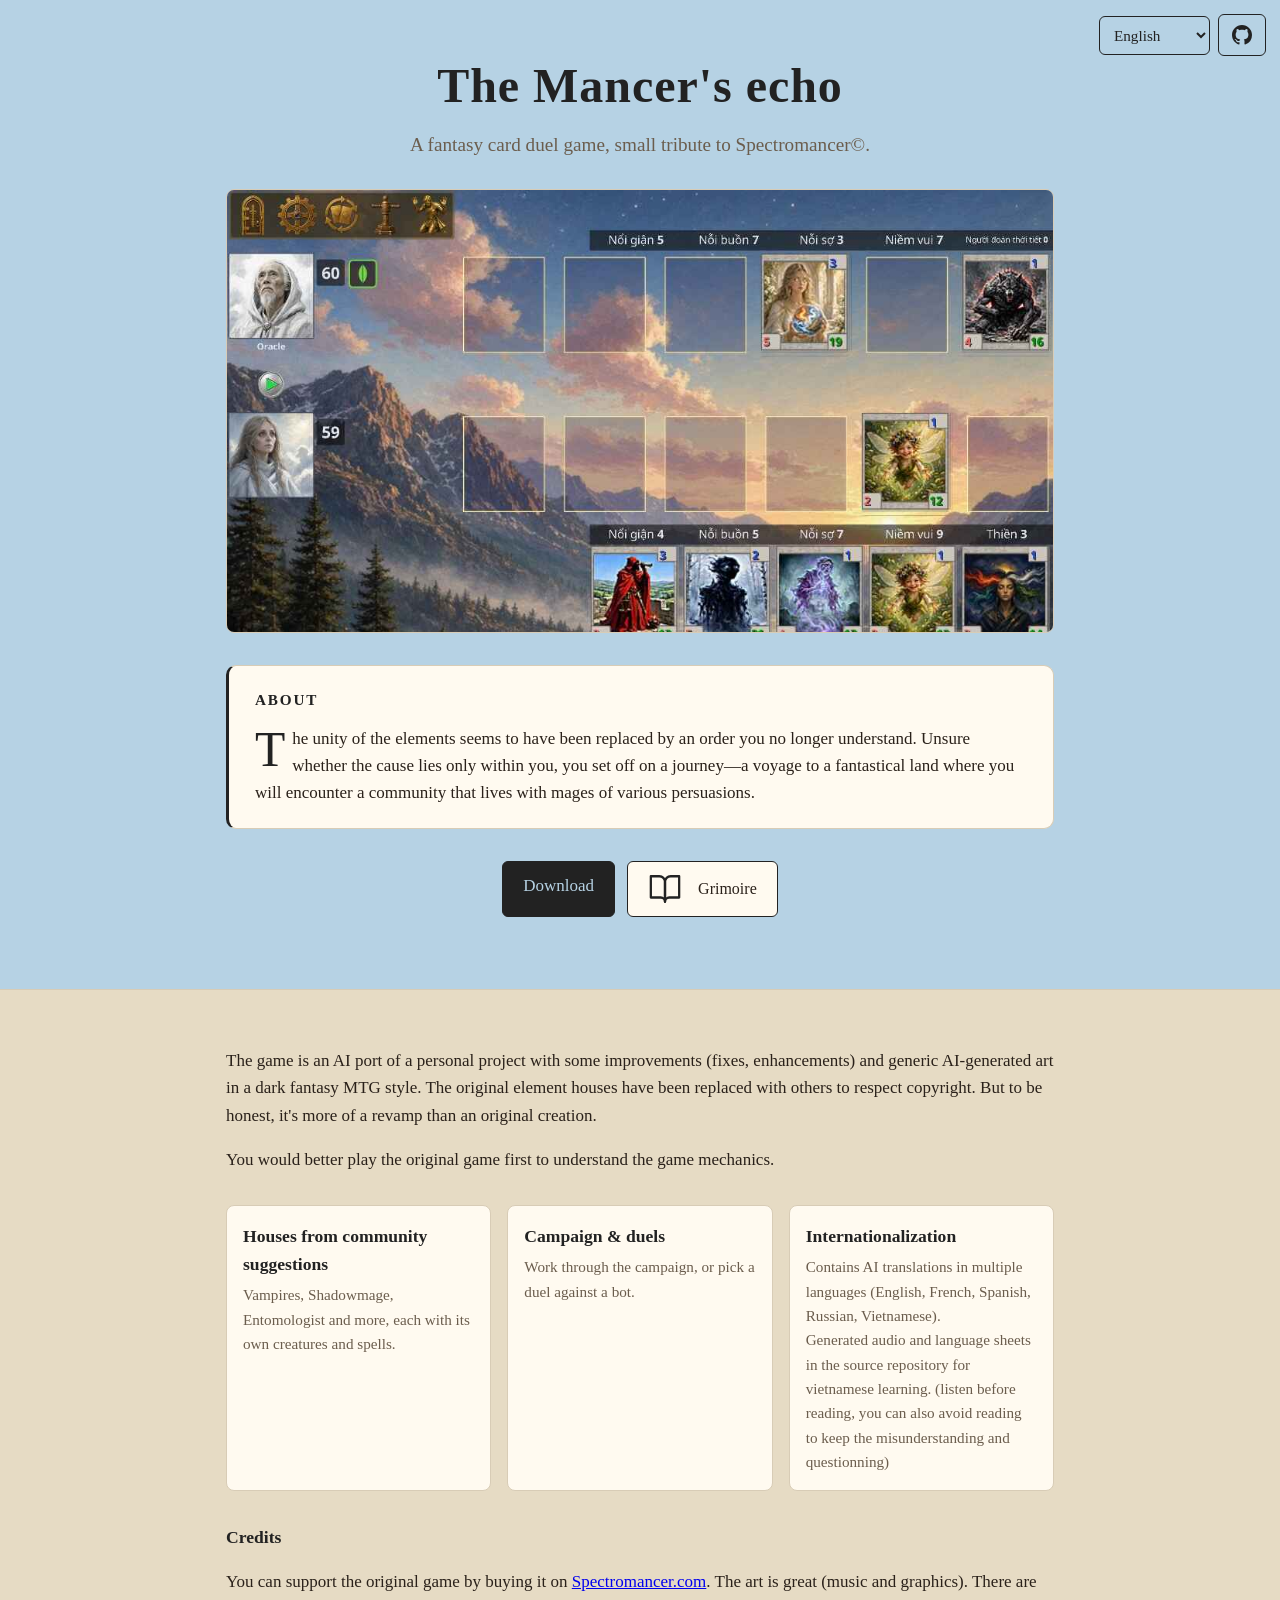
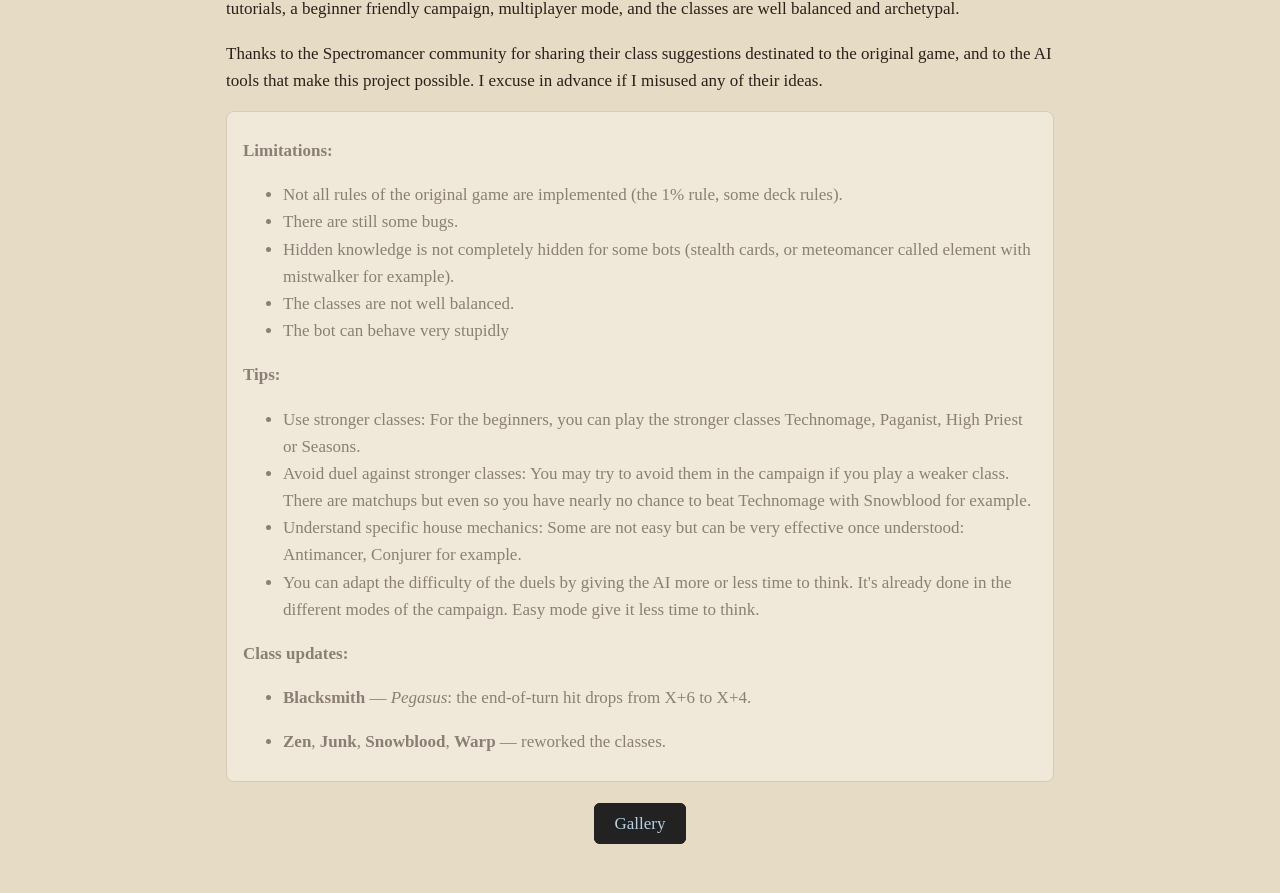
<file: docs/index.html>
<!doctype html>
<html lang="en">
<head>
<meta charset="utf-8">
<meta name="viewport" content="width=device-width, initial-scale=1">
<title>Mancers</title>
<meta name="description" id="metadesc" content="Mancers: a duel card game of 42 houses, a campaign and AI opponents, written in OCaml.">
<style>
:root{--bg:#14110f;--fg:#e8dfd0;--muted:#a89c88;--accent:#d9a441;--card:#1f1a16;--line:#3a3028;--note:#f0e8d8;--note-text:#8b7f75;--lower-bg:#0b0908;}
@media (prefers-color-scheme:light){:root{--bg:#b6d2e4;--fg:#2a211a;--muted:#6b5d4d;--accent:#222222;--card:#fffaf0;--line:#d8ccb6;--note:#f0e8d8;--note-text:#8b7f75;--lower-bg:#e6dbc4;}}
*{box-sizing:border-box}
body{margin:0;background:var(--bg);color:var(--fg);font:17px/1.6 Georgia,serif;position:relative}
main{max-width:860px;margin:0 auto;padding:48px 16px}
h1{font-size:3rem;margin:0;color:var(--accent);letter-spacing:.02em;text-align:center}
.tag{color:var(--muted);font-size:1.2rem;margin:.25em 0 1.5em;text-align:center}
img{border:1px solid var(--line);border-radius:8px;display:block;max-width:100%}
.screenshot{display: block;margin-left: auto;margin-right: auto;}
.btns{display:flex;flex-wrap:wrap;justify-content:center;gap:12px;margin:24px 0}
a.btn{padding:10px 20px;border-radius:6px;border:1px solid var(--accent);color:var(--accent);text-decoration:none}
a.btn.primary{background:var(--accent);color:var(--bg)}
a.btn.icon{display:inline-flex;align-items:center;padding:10px 13px}
a.btn.icon svg{width:20px;height:20px;fill:var(--accent)}
a.btn.icon:hover{background:var(--accent)}
a.btn.icon:hover svg{fill:var(--bg)}
.corner{position:absolute;top:14px;right:14px;display:flex;align-items:center;gap:8px;z-index:2}
.corner select{padding:9px 10px;border-radius:6px;border:1px solid var(--accent);background:var(--bg);color:var(--accent);font:inherit;font-size:.95rem;cursor:pointer}
.corner select:hover{border-color:var(--fg)}
a.btn.icon{background:var(--bg)}
@media (max-width:640px){main{padding-top:76px}h1{font-size:2.2rem}}
.grid{display:grid;grid-template-columns:repeat(auto-fit,minmax(240px,1fr));gap:16px;margin:32px 0}
.grid div{background:var(--card);border:1px solid var(--line);border-radius:8px;padding:16px}
h2{margin:0 0 .3em;font-size:1.1rem;color:var(--accent)}
.grid p{margin:0;color:var(--muted);font-size:.95rem}
pre{background:var(--card);border:1px solid var(--line);border-radius:8px;padding:16px;overflow-x:auto;font-size:.9rem}
footer{color:var(--muted);font-size:.9rem;margin-top:40px}
footer a{color:var(--accent)}
.grimoire{display:flex;align-items:center;gap:16px;border:1px solid var(--line);border-radius:10px;background:var(--card);text-decoration:none;color:var(--fg)}
.grimoire:hover{border-color:var(--accent)}
.grimoire svg{flex:none;width:34px;height:34px;stroke:var(--accent);fill:none;stroke-width:1.6;stroke-linecap:round;stroke-linejoin:round}
.grimoire strong{color:var(--accent);font-size:1.2rem}
.grimoire span{color:var(--muted);font-size:.95rem}
.grimoire #grimtext{color:var(--fg);font-size:1rem}
.notes{padding:8px 16px;border:1px solid var(--line);border-radius:8px;background:var(--note);color:var(--note-text)}
.intro{margin:32px 0}
.intro h2{margin:0 0 .6em;font-size:1.5rem}
.intro .lede{font-size:1.12rem;color:var(--fg);margin:0 0 1em}
.story{position:relative;margin:26px 0 0;padding:22px 26px;border:1px solid var(--line);border-left:3px solid var(--accent);border-radius:10px;background:var(--card)}
.story h3{margin:0 0 .8em;font-size:.95rem;letter-spacing:.12em;text-transform:uppercase;color:var(--accent)}
.story p{margin:0 0 .9em}
.story p:last-child{margin-bottom:0}
.story .dropcap:first-letter{float:left;font-size:3.1rem;line-height:.9;padding:.06em .14em 0 0;color:var(--accent)}
.story .sound[hidden]{display:none}
.story .sound{position:absolute;top:12px;right:12px;width:34px;height:34px;padding:0;display:inline-flex;align-items:center;justify-content:center;border:1px solid var(--accent);border-radius:6px;background:transparent;color:var(--accent);cursor:pointer}
.story .sound:hover{background:var(--accent);color:var(--bg)}
.story .sound svg{width:20px;height:20px;fill:currentColor}
.story .sound .icon-stop{display:none}
.story .sound.playing .icon-play{display:none}
.story .sound.playing .icon-stop{display:block}
.lower{background:var(--lower-bg);border-top:1px solid var(--line)}
.lower-inner{max-width:860px;margin:0 auto;padding:40px 16px 56px}
.cta{text-align:center;margin:28px 0 0}
</style>
</head>
<body>
<div class="corner">
  <select id="lang" hidden></select>
  <a class="btn icon" id="github" href="https://github.com/minhdoboi/mancer-ml" title="Source on GitHub" aria-label="Source on GitHub">
    <svg viewBox="0 0 16 16" aria-hidden="true"><path d="M8 0C3.58 0 0 3.58 0 8c0 3.54 2.29 6.53 5.47 7.59.4.07.55-.17.55-.38 0-.19-.01-.82-.01-1.49-2.01.37-2.53-.49-2.69-.94-.09-.23-.48-.94-.82-1.13-.28-.15-.68-.52-.01-.53.63-.01 1.08.58 1.23.82.72 1.21 1.87.87 2.33.66.07-.52.28-.87.51-1.07-1.78-.2-3.64-.89-3.64-3.95 0-.87.31-1.59.82-2.15-.08-.2-.36-1.02.08-2.12 0 0 .67-.21 2.2.82.64-.18 1.32-.27 2-.27.68 0 1.36.09 2 .27 1.53-1.04 2.2-.82 2.2-.82.44 1.1.16 1.92.08 2.12.51.56.82 1.27.82 2.15 0 3.07-1.87 3.75-3.65 3.95.29.25.54.73.54 1.48 0 1.07-.01 1.93-.01 2.2 0 .21.15.46.55.38A8.012 8.012 0 0 0 16 8c0-4.42-3.58-8-8-8z"/></svg>
  </a>
</div>
<main>
  <h1 id="title">The Mancer's echo</h1>
  <p class="tag" id="tag">A fantasy card duel game, small tribute to Spectromancer©.</p>
  <img class="screenshot" id="shot" src="screenshot.jpg" alt="Mancers duel board screenshot">
  <section class="intro">
    <div class="story">
      <button class="sound" id="about-sound" type="button" hidden>
        <svg class="icon-play" viewBox="0 0 24 24" aria-hidden="true"><path d="M4 9v6h4l5 4V5L8 9H4z"/><path d="M15.5 8.5a4 4 0 0 1 0 7" fill="none" stroke="currentColor" stroke-width="1.8" stroke-linecap="round"/><path d="M18 6a7 7 0 0 1 0 12" fill="none" stroke="currentColor" stroke-width="1.8" stroke-linecap="round"/></svg>
        <svg class="icon-stop" viewBox="0 0 24 24" aria-hidden="true"><path d="M4 9v6h4l5 4V5L8 9H4z"/><path d="M16 9l5 5m0-5l-5 5" fill="none" stroke="currentColor" stroke-width="1.8" stroke-linecap="round"/></svg>
      </button>
      <h3 id="about">About</h3>
      <p class="dropcap" id="story">The unity of the elements seems to have been replaced by an order you no longer understand. Unsure whether the cause lies within you, you set off on a journey—a voyage to a fantastical land where you will encounter a community that lives with mages of various persuasions.</p>
    </div>
  </section>
  <audio id="about-audio" src="audio/vi/site.about.mp3" preload="none" hidden></audio>
  <div class="btns">
    <a class="btn primary" id="download" href="https://github.com/minhdoboi/mancer-ml/releases">Download</a>
    <a class="btn grimoire" id="grimoire" href="cards.html">
      <svg viewBox="0 0 24 24" aria-hidden="true"><path d="M2 3h6a4 4 0 0 1 4 4v14a3 3 0 0 0-3-3H2z"/><path d="M22 3h-6a4 4 0 0 0-4 4v14a3 3 0 0 1 3-3h7z"/></svg>
      <span id="grimtext">Grimoire</span>
    </a>
  </div>
</main>
<section class="lower">
  <div class="lower-inner">
    <p>The game is an AI port of a personal project with some improvements (fixes, enhancements) and generic
      AI-generated art in a dark fantasy MTG style. The original element houses have been replaced with others to respect copyright. But to be honest, it's more of a revamp than an original creation.
    </p>
    <p>You would better play the original game first to understand the game mechanics.</p>
    <div class="grid">
      <div><h2>Houses from community suggestions</h2><p>Vampires, Shadowmage, Entomologist and more, each with its own creatures and spells.</p></div>
      <div><h2>Campaign &amp; duels</h2><p>Work through the campaign, or pick a duel against a bot.</p></div>
      <div><h2>Internationalization</h2><p>Contains AI translations in multiple languages (English, French, Spanish, Russian, Vietnamese).<br/>
        Generated audio and language sheets in the source repository for vietnamese learning. (listen before reading, you can also avoid reading to keep the misunderstanding and questionning)
      </p></div>
    </div>
    <h2>Credits</h2>
    <p>You can support the original game by buying it on <a href="https://www.spectromancer.com/">Spectromancer.com</a>.
    The art is great (music and graphics). There are tutorials, a beginner friendly campaign, multiplayer mode, and the classes are well balanced and archetypal.</p>
    <p>Thanks to the Spectromancer community for sharing their class suggestions destinated to the original game,
    and to the AI tools that make this project possible. I excuse in advance if I misused any of their ideas.</p>
    <div class="notes">
      <div>
        <p>
          <strong>Limitations:</strong>
          <ul>
            <li>Not all rules of the original game are implemented (the 1% rule, some deck rules).</li>
            <li>There are still some bugs.</li>
            <li>Hidden knowledge is not completely hidden for some bots (stealth cards, or meteomancer called element with mistwalker for example).</li>
            <li>The classes are not well balanced.</li>
            <li>The bot can behave very stupidly</li>
          </ul>
        </p>
        <p>
          <strong>Tips:</strong>
          <ul><li>Use stronger classes: For the beginners, you can play the stronger classes Technomage, Paganist, High Priest or Seasons.</li>
          <li>Avoid duel against stronger classes: You may try to avoid them in the campaign if you play a weaker class. There are matchups but even so you have nearly no chance to beat Technomage with Snowblood for example.</li>
          <li>Understand specific house mechanics: Some are not easy but can be very effective once understood: Antimancer, Conjurer for example.</li>
          <li>
            You can adapt the difficulty of the duels by giving the AI more or less time to think. It's already done in the different modes of the campaign. Easy mode give it less time to think.
          </li>
          </ul>
        </p>
      </div>
      <div>
        <strong>Class updates:</strong>
        <ul>
          <li><strong>Blacksmith</strong> — <em>Pegasus</em>: the end-of-turn hit drops from X+6 to X+4.</li>
        </ul>
        <ul>
          <li><strong>Zen</strong>, <strong>Junk</strong>, <strong>Snowblood</strong>, <strong>Warp</strong> — reworked the classes.</li>
        </ul>
      </div>
    </div>
    <p class="cta">
      <a class="btn primary" id="gallery" href="gallery/"><span id="gallerytext">Gallery</span></a>
    </p>
  </div>
</section>
<script src="index.js" defer></script>
</body>
</html>
</file>
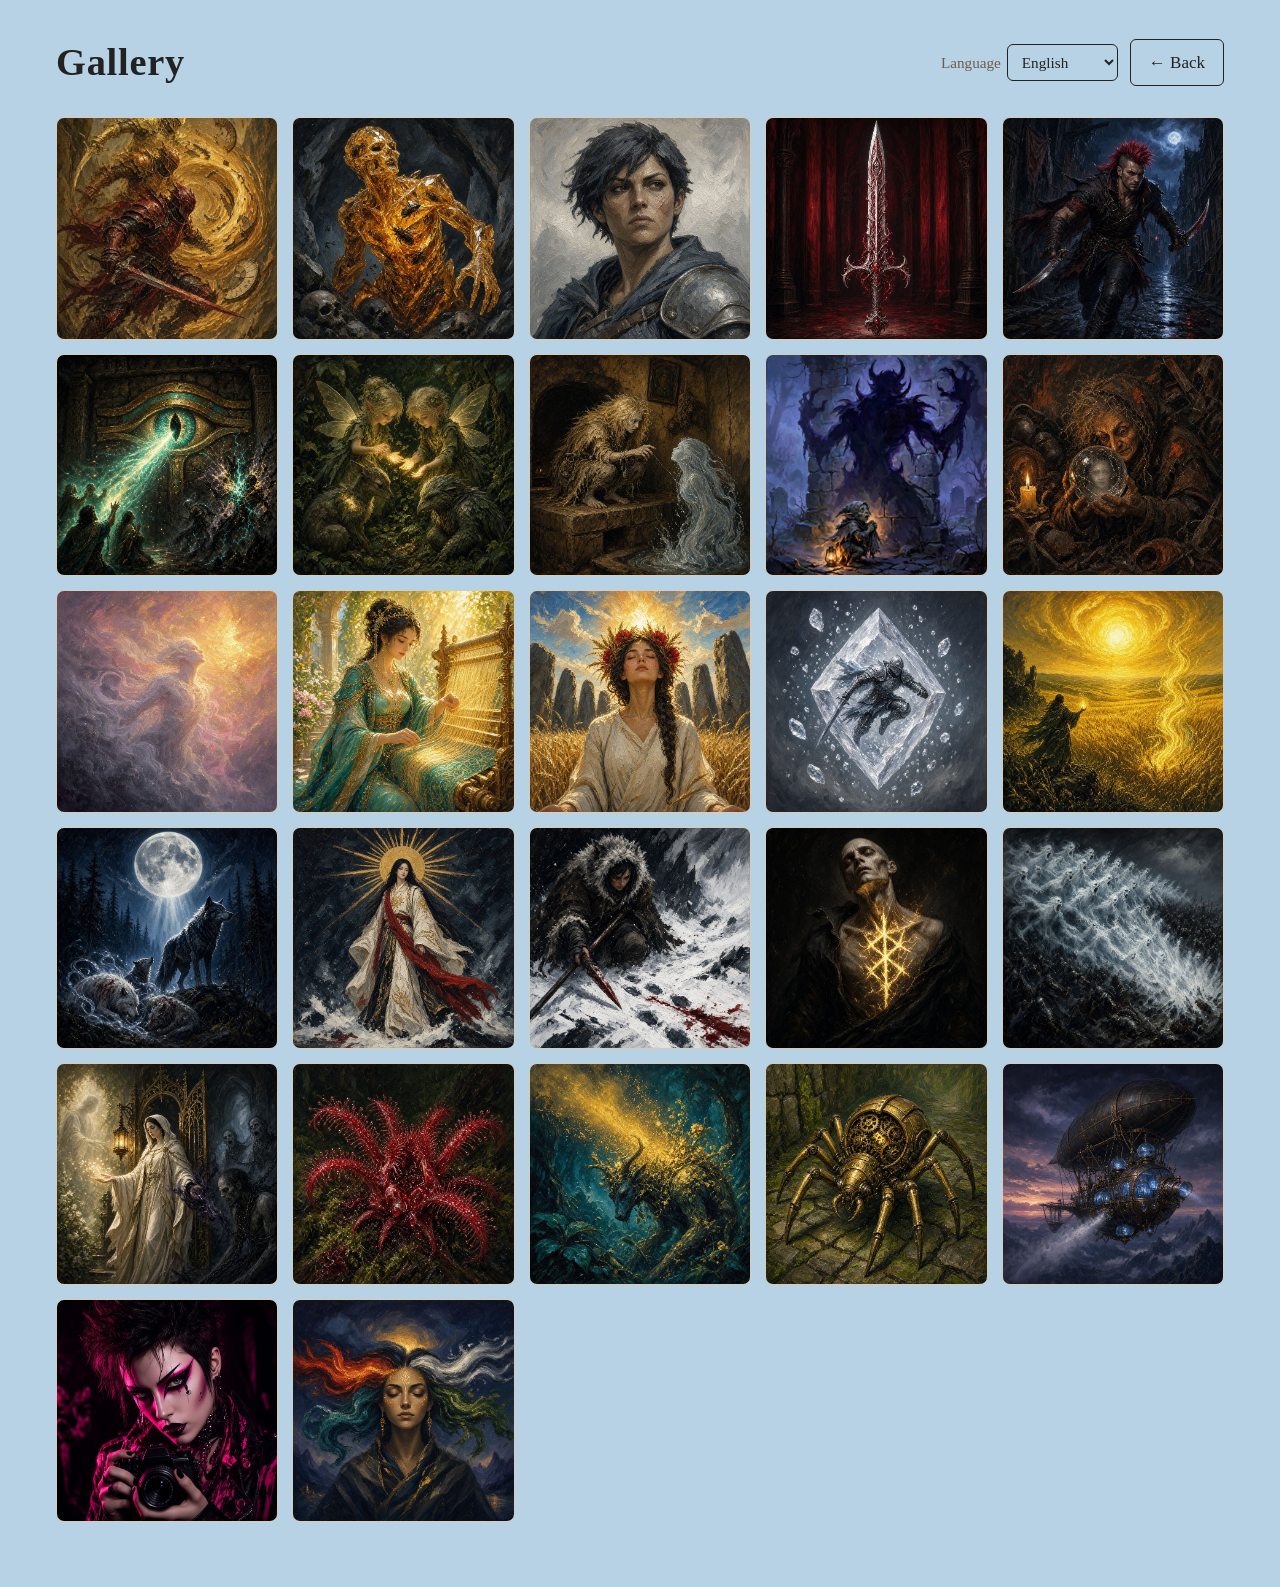
<file: docs/gallery/index.html>
<!doctype html>
<html lang="en">
<head>
<meta charset="utf-8">
<meta name="viewport" content="width=device-width, initial-scale=1">
<title>Gallery — Mancers</title>
<meta name="description" id="metadesc" content="A gallery of Mancers artwork.">
<style>
:root{--bg:#14110f;--fg:#e8dfd0;--muted:#a89c88;--accent:#d9a441;--card:#1f1a16;--line:#3a3028;--lower-bg:#0b0908;}
@media (prefers-color-scheme:light){:root{--bg:#b6d2e4;--fg:#2a211a;--muted:#6b5d4d;--accent:#222222;--card:#fffaf0;--line:#d8ccb6;--lower-bg:#e6dbc4;}}
*{box-sizing:border-box}
body{margin:0;background:var(--bg);color:var(--fg);font:17px/1.6 Georgia,serif}
main{max-width:1200px;margin:0 auto;padding:32px 16px 64px}
header{display:flex;flex-wrap:wrap;align-items:center;justify-content:space-between;gap:16px;margin-bottom:24px}
h1{font-size:2.4rem;margin:0;color:var(--accent);letter-spacing:.02em}
.tools{display:flex;align-items:center;gap:12px}
.tools label{color:var(--muted);font-size:.95rem;display:flex;align-items:center;gap:6px}
.tools select{padding:8px 10px;border-radius:6px;border:1px solid var(--accent);background:var(--bg);color:var(--accent);font:inherit;font-size:.95rem;cursor:pointer}
a.btn{padding:9px 18px;border-radius:6px;border:1px solid var(--accent);color:var(--accent);text-decoration:none}
a.btn:hover{background:var(--accent);color:var(--bg)}
.grid{display:grid;grid-template-columns:repeat(auto-fill,minmax(220px,1fr));gap:14px}
.tile{position:relative;display:block;padding:0;border:1px solid var(--line);border-radius:8px;overflow:hidden;background:var(--card);cursor:zoom-in;aspect-ratio:1}
.tile img{width:100%;height:100%;object-fit:cover;display:block;transition:transform .35s ease,opacity .4s ease}
.tile:hover img{transform:scale(1.04)}
.tile img.pending{opacity:0}
.tile img.broken{display:none}
.load{color:var(--muted);text-align:center;padding:28px 0}
.sentinel{height:1px}
#lightbox{position:fixed;inset:0;display:none;align-items:center;justify-content:center;padding:24px 76px;background:rgba(0,0,0,.85);z-index:10;cursor:zoom-out}
#lightbox.on{display:flex}
#lightbox img{max-width:100%;max-height:100%;border:1px solid var(--line);border-radius:8px;background:var(--card);cursor:default}
#lightbox .nav{position:absolute;top:50%;transform:translateY(-50%);width:52px;height:52px;padding:0;display:flex;align-items:center;justify-content:center;border:1px solid var(--line);border-radius:50%;background:rgba(0,0,0,.55);color:var(--accent);font:2rem/1 Georgia,serif;cursor:pointer}
#lightbox .nav:hover{background:var(--accent);color:var(--bg)}
#lightbox #prev{left:14px}
#lightbox #next{right:14px}
#counter{position:absolute;bottom:14px;left:50%;transform:translateX(-50%);margin:0;color:var(--muted);font-size:.95rem}
@media (max-width:640px){h1{font-size:1.9rem}.grid{grid-template-columns:repeat(auto-fill,minmax(140px,1fr));gap:10px}#lightbox{padding:16px 56px}#lightbox .nav{width:42px;height:42px;font-size:1.6rem}}
</style>
</head>
<body>
<main>
  <header>
    <h1 id="title">Gallery</h1>
    <div class="tools">
      <label class="lang"><span id="langlabel">Language</span>
        <select id="lang"></select>
      </label>
      <a class="btn" href="../index.html"><span aria-hidden="true">&#8592;</span> <span id="back">Back</span></a>
    </div>
  </header>
  <p class="load" id="loading">Loading the gallery…</p>
  <div class="grid" id="grid"></div>
  <div class="sentinel" id="sentinel"></div>
</main>
<div id="lightbox" role="dialog" aria-label="Picture">
  <button class="nav" id="prev" type="button" aria-label="Previous">&#8249;</button>
  <img id="lightimg" alt="">
  <button class="nav" id="next" type="button" aria-label="Next">&#8250;</button>
  <p id="counter"></p>
</div>
<script src="gallery.js" defer></script>
</body>
</html>
</file>
